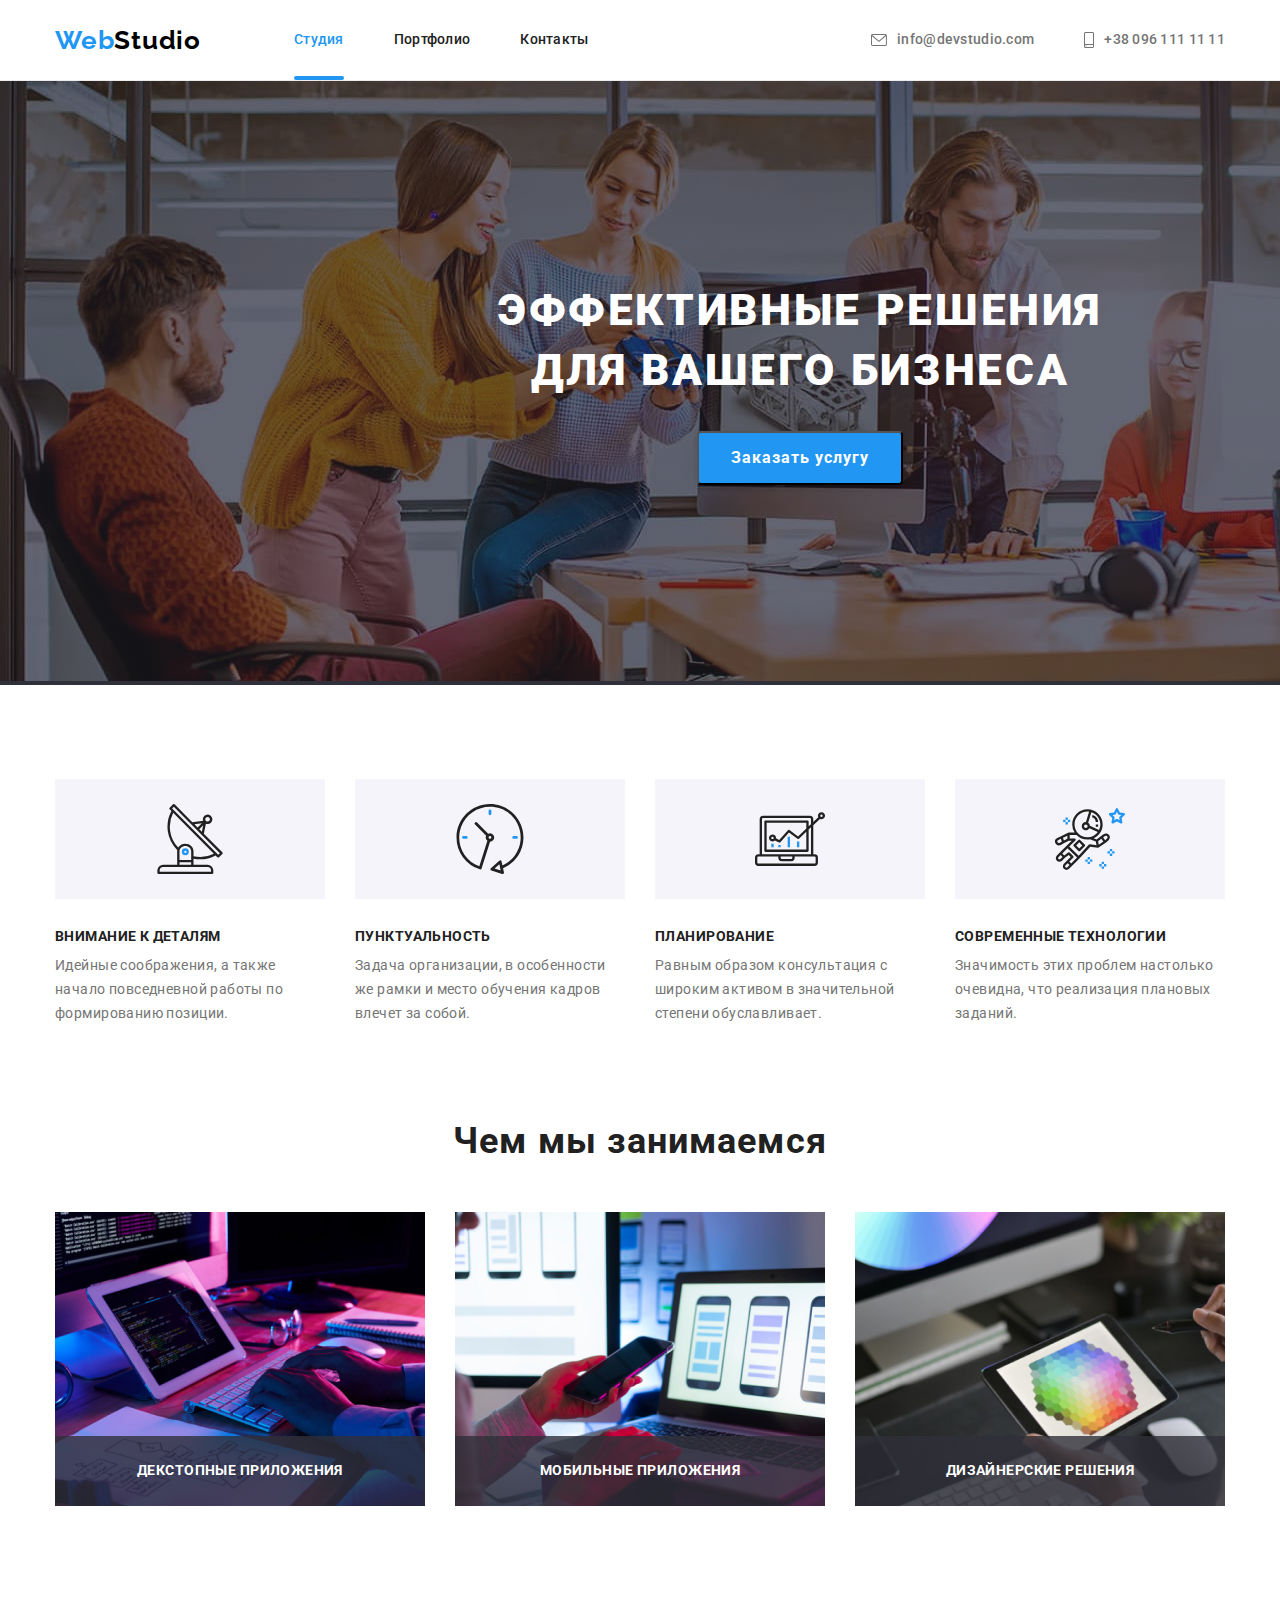
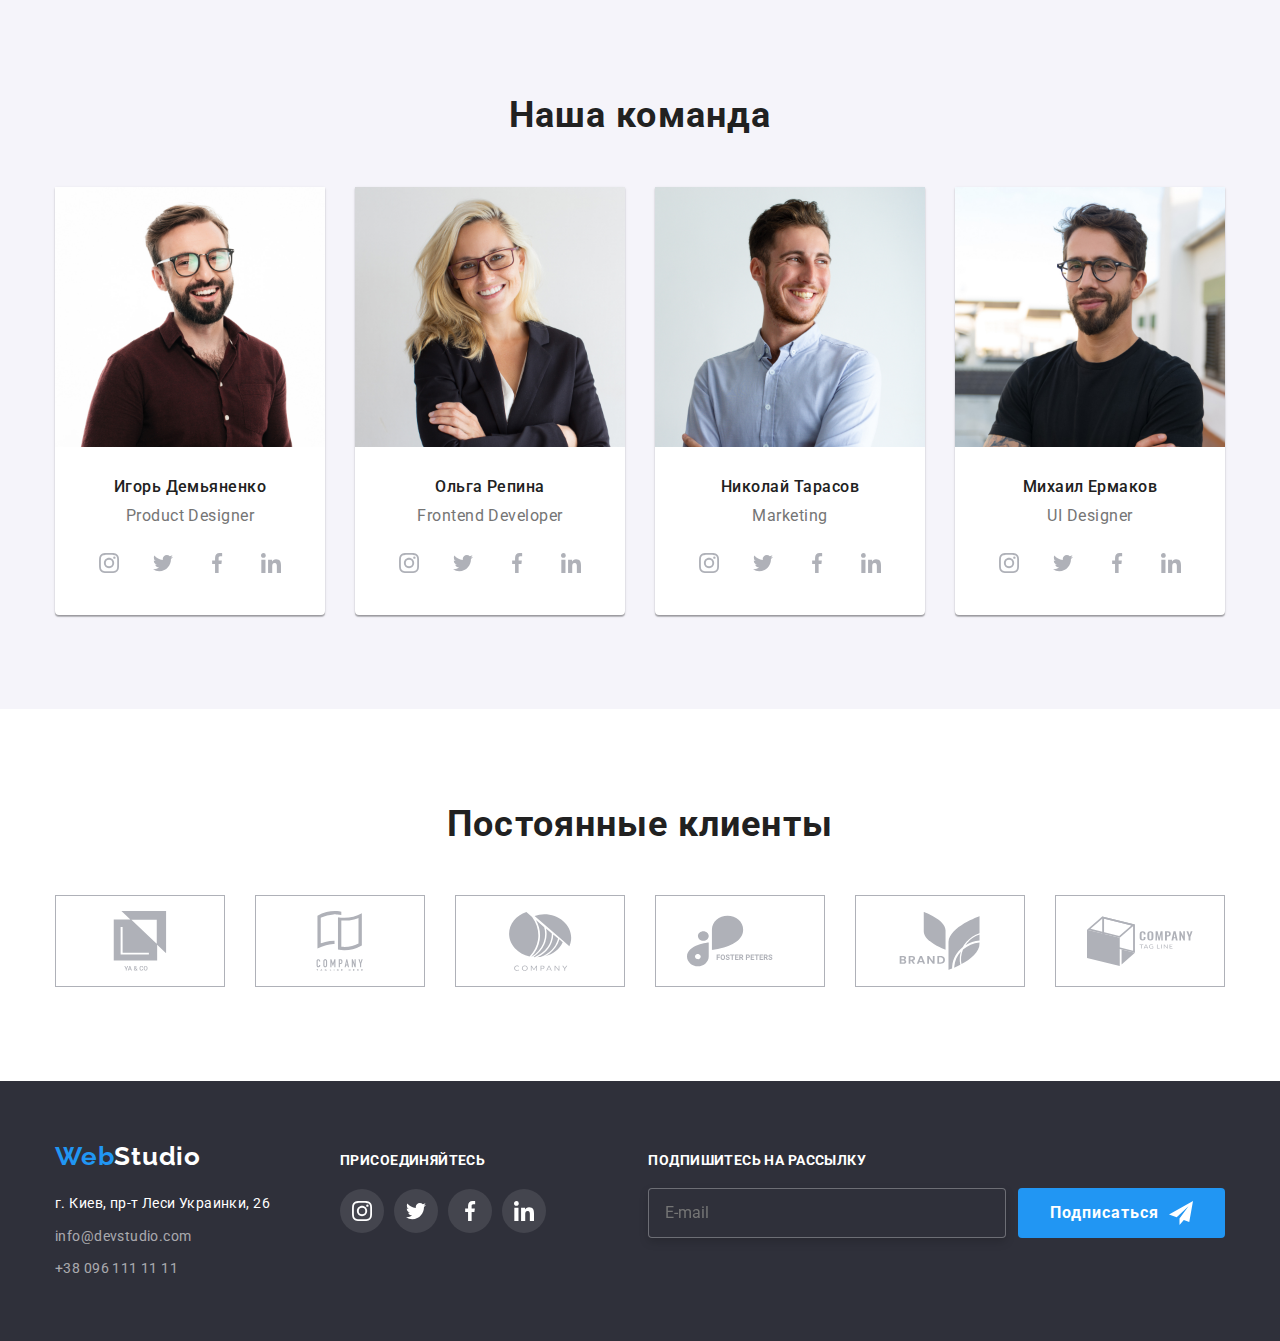
<file: index.html>
<!DOCTYPE html>
<html lang="en">
<head>
    <meta charset="UTF-8">
    <meta http-equiv="X-UA-Compatible" content="IE=edge">
    <meta name="viewport" content="width=device-width, initial-scale=1.0">
    <link rel="stylesheet" href="https://cdnjs.cloudflare.com/ajax/libs/modern-normalize/1.1.0/modern-normalize.min.css">
    <link rel="preconnect" href="https://fonts.googleapis.com">
    <link rel="preconnect" href="https://fonts.gstatic.com" crossorigin>
    <link href="https://fonts.googleapis.com/css2?family=Raleway:wght@700&family=Roboto:wght@400;500;700;900&display=swap" rel="stylesheet">
    <link rel="stylesheet" href="./css/styles.css">
    <title>Главная</title>
    
</head>
<body>
    <!-- Шапка -->
    <header class="header">
        <div class="header-div container">
            <a href="index.html" class="main-page-link">Web<span class="main-page-link-logo">Studio</span></a>
            <nav class="nav-menu">
                <ul class="nav-list">
                    <li class="nav-li"><a href="index.html" class="nav-sections active">Студия</a></li>
                    <li class="nav-li"><a href="portfolio.html" class="nav-sections">Портфолио</a></li>
                    <li class="nav-li"><a href="#" class="nav-sections">Контакты</a></li>
                </ul>  
            </nav>
            <ul class="header-mail-phone-list">
                <li class="header-mail-phone-li">
                    <a href="mailto:info@devstudio.com" class="main-mail-header">
                        <svg class="icon-mail" width="16" height="12">
                            <use href="images/icons.svg#icon-mail"></use>
                        </svg>
                        info@devstudio.com
                    </a>
                </li>
                <li class="header-mail-phone-li">
                    <a href="tel:+380961111111" class="main-phone-header">
                        <svg class="icon-phone" width="10" height="16">
                            <use href="images/icons.svg#icon-phone"></use>
                        </svg>
                        +38 096 111 11 11
                    </a>
                </li>
            </ul>
        </div>
    </header>

    <!-- Основная часть -->

    <main>

        <!-- Реклама с кнопкой -->
        <section class="main-page-face">
            <div class="container">
                <h1 class="main-page-face-text">Эффективные решения для вашего бизнеса</h1>
                <button type="button" class="main-page-face-button" data-modal-open>Заказать услугу</button>
                

                <!-- Модальное окно -->
                <div class="backdrop is-hidden" data-modal>
                    <div class="modal">
                        <button class="button-modal-close" data-modal-close>
                            <svg class="close-icon-modal" width="11" height="11">
                                <use href="images/icons.svg#icon-close1"></use>
                            </svg>
                        </button>
                        <p class="modal-title">Оставьте свои данные, мы вам перезвоним</p>
                        <form class="modal-form">
                            <label class="input-box-modal">
                                Имя
                                <input type="text" name="username" class="form-input" required />
                                <svg class="input-icon" width="18" height="18">
                                    <use href="images/icons.svg#icon-person1"></use>
                                </svg>
                            </label>
                            <label class="input-box-modal">
                                Телефон
                                <input type="tel" name="tel" class="form-input" required />
                                <svg class="input-icon" width="18" height="18">
                                    <use href="images/icons.svg#icon-phone1"></use>
                                </svg>
                            </label>
                            <label class="input-box-modal">
                                Почта
                                <input type="email" name="email" class="form-input" required />
                                <svg class="input-icon" width="18" height="18">
                                    <use href="images/icons.svg#icon-email1"></use>
                                </svg>
                            </label>
                            <label class="input-box-modal">
                                Комментарий
                                <textarea name="comment" class="form-comment" placeholder="Введите текст"></textarea>
                            </label>
                            <label class="policy-box-modal">
                                <input type="checkbox" class="policy-checkbox-modal" />
                                <span class="custom-checkbox-modal">
                                    <svg class="custom-icon-policy" width="16" height="15">
                                        <use href="images/icons.svg#icon-check"></use>
                                    </svg>
                                </span>
                                Соглашаюсь с рассылкой и принимаю &nbsp;
                                <a href="#">Условия Договора</a>
                            </label>
                            <button type="submit" class="button-check">Отправить</button>
                        </form>
                    </div>
                </div>
            </div>
        </section>

        <!-- Характеристика -->
        <section class="padding-minus">
            <div class="container">
                <ul class="specification-list">
                    <li class="specification-li">
                        <div class="specification-box">
                            <svg class="icon-antenna icon-specification" width="70" height="70">
                                <use href="images/icons.svg#icon-antenna"></use>
                            </svg>
                        </div>
                        <h3 class="main-page-specifications-title">Внимание к деталям</h3>
                        <p class="main-page-specifications-text">Идейные соображения, а также начало повседневной работы по формированию позиции.</p>
                    </li>
                    <li class="specification-li">
                        <div class="specification-box">
                            <svg class="icon-clock icon-specification" width="70" height="70">
                                <use href="images/icons.svg#icon-clock"></use>
                            </svg>
                        </div>
                        <h3 class="main-page-specifications-title">Пунктуальность</h3>
                        <p class="main-page-specifications-text">Задача организации, в особенности же рамки и место обучения кадров влечет за собой.</p>
                    </li>
                    <li class="specification-li">
                        <div class="specification-box">
                            <svg class="icon-diagram icon-specification" width="70" height="70">
                                <use href="images/icons.svg#icon-diagram"></use>
                            </svg>
                        </div>
                        <h3 class="main-page-specifications-title">Планирование</h3>
                        <p class="main-page-specifications-text">Равным образом консультация с широким активом в значительной степени обуславливает.</p>
                    </li>
                    <li class="specification-li">
                        <div class="specification-box">
                            <svg class="icon-astronaut icon-specification" width="70" height="70">
                                <use href="images/icons.svg#icon-astronaut"></use>
                            </svg>
                        </div>
                        <h3 class="main-page-specifications-title">Современные технологии</h3>
                        <p class="main-page-specifications-text">Значимость этих проблем настолько очевидна, что реализация плановых заданий.</p>
                    </li>
                </ul>
            </div>
        </section>

        <!-- Род занятия в картинках -->
        <section>
            <div class="container">
                <h2 class="main-page-titles">Чем мы занимаемся</h2>
                <ul class="occupation-list">
                    <li class="occupation-li">
                        <div class="occupation-thumb">
                        <img src="images/img1.jpg" alt="програмирование" width="370">    
                            <div class="occupation-box-name">
                                <p>ДЕКСТОПНЫЕ ПРИЛОЖЕНИЯ</p>
                            </div>      
                        </div>              
                    </li> 
                    <li class="occupation-li">
                        <div class="occupation-thumb">
                        <img src="images/img2.jpg" alt="телефонирование" width="370">
                            <div class="occupation-box-name">
                                <p>МОБИЛЬНЫЕ ПРИЛОЖЕНИЯ</p>
                            </div>      
                        </div>
                    </li>
                    <li class="occupation-li">
                        <div class="occupation-thumb">
                        <img src="images/img3.jpg" alt="графинирование" width="370"> 
                            <div class="occupation-box-name">
                                <p>ДИЗАЙНЕРСКИЕ РЕШЕНИЯ</p>
                            </div>      
                        </div>
                    </li>
                </ul> 
            </div>              
        </section>

        <!-- Команда специалистов -->
        <section class="main-page-team">
            <div class="container">
                <h2 class="main-page-titles">Наша команда</h2>
                <ul class="main-page-team-list">
                    <li class="main-page-team-teaser">
                        <img src="images/team1.jpg" alt="мужчина" width="270" height="260" class="team-image">
                        <div class="main-page-team-div">
                            <h3 class="main-page-team-name">Игорь Демьяненко</h3>
                            <p class="main-page-team-position">Product Designer</p>
                            <ul class="team-social-list">
                                <li class="team-social-li">
                                    <a href="#" class="link-social">
                                        <svg class="icon-social" width="20" height="20">
                                            <use href="images/icons.svg#icon-instagram"></use>
                                        </svg>
                                    </a>
                                </li>
                                <li class="team-social-li">
                                    <a href="#" class="link-social">
                                        <svg  class="icon-social" width="20" height="20">
                                            <use href="images/icons.svg#icon-twitter"></use>
                                        </svg>
                                    </a>
                                </li>
                                <li class="team-social-li">
                                    <a href="#" class="link-social">
                                        <svg class="icon-social" width="20" height="20"> 
                                            <use href="images/icons.svg#icon-facebook"></use>
                                        </svg>
                                    </a>
                                </li>
                                <li class="team-social-li">
                                    <a href="#" class="link-social">
                                        <svg  class="icon-social" width="20" height="20">
                                            <use href="images/icons.svg#icon-linkedin"></use>
                                        </svg>
                                    </a>
                                </li>
                            </ul>
                        </div>
                    </li>
                    
                    <li class="main-page-team-teaser">
                        <img src="images/team2.jpg" alt="женщина" width="270" height="260" class="team-image">
                        <div class="main-page-team-div">
                            <h3 class="main-page-team-name">Ольга Репина</h3>
                            <p class="main-page-team-position">Frontend Developer</p>
                            <ul class="team-social-list">
                                <li class="team-social-li">
                                    <a href="#" class="link-social">
                                        <svg class="icon-social" width="20" height="20">
                                            <use href="images/icons.svg#icon-instagram"></use>
                                        </svg>
                                    </a>
                                </li>
                                <li class="team-social-li">
                                    <a href="#" class="link-social">
                                        <svg  class="icon-social" width="20" height="20">
                                            <use href="images/icons.svg#icon-twitter"></use>
                                        </svg>
                                    </a>
                                </li>
                                <li class="team-social-li">
                                    <a href="#" class="link-social">
                                        <svg class="icon-social" width="20" height="20"> 
                                            <use href="images/icons.svg#icon-facebook"></use>
                                        </svg>
                                    </a>
                                </li>
                                <li class="team-social-li">
                                    <a href="#" class="link-social">
                                        <svg  class="icon-social" width="20" height="20">
                                            <use href="images/icons.svg#icon-linkedin"></use>
                                        </svg>
                                    </a>
                                </li>
                            </ul>
                        </div>
                    </li>

                    <li class="main-page-team-teaser">
                        <img src="images/team3.jpg" alt="мужчина" width="270" height="260" class="team-image">
                        <div class="main-page-team-div">
                            <h3 class="main-page-team-name">Николай Тарасов</h3>
                            <p class="main-page-team-position">Marketing</p>
                            <ul class="team-social-list">
                                <li class="team-social-li">
                                    <a href="#" class="link-social">
                                        <svg class="icon-social" width="20" height="20">
                                            <use href="images/icons.svg#icon-instagram"></use>
                                        </svg>
                                    </a>
                                </li>
                                <li class="team-social-li">
                                    <a href="#" class="link-social">
                                        <svg  class="icon-social" width="20" height="20">
                                            <use href="images/icons.svg#icon-twitter"></use>
                                        </svg>
                                    </a>
                                </li>
                                <li class="team-social-li">
                                    <a href="#" class="link-social">
                                        <svg class="icon-social" width="20" height="20"> 
                                            <use href="images/icons.svg#icon-facebook"></use>
                                        </svg>
                                    </a>
                                </li>
                                <li class="team-social-li">
                                    <a href="#" class="link-social">
                                        <svg  class="icon-social" width="20" height="20">
                                            <use href="images/icons.svg#icon-linkedin"></use>
                                        </svg>
                                    </a>
                                </li>
                            </ul>
                        </div>
                    </li>

                    <li class="main-page-team-teaser">
                        <img src="images/team4.jpg" alt="мужчина" width="270" height="260" class="team-image">
                        <div class="main-page-team-div">
                            <h3 class="main-page-team-name">Михаил Ермаков</h3>
                            <p class="main-page-team-position">UI Designer</p>
                            <ul class="team-social-list">
                                <li class="team-social-li">
                                    <a href="#" class="link-social">
                                        <svg class="icon-social" width="20" height="20">
                                            <use href="images/icons.svg#icon-instagram"></use>
                                        </svg>
                                    </a>
                                </li>
                                <li class="team-social-li">
                                    <a href="#" class="link-social">
                                        <svg  class="icon-social" width="20" height="20">
                                            <use href="images/icons.svg#icon-twitter"></use>
                                        </svg>
                                    </a>
                                </li>
                                <li class="team-social-li">
                                    <a href="#" class="link-social">
                                        <svg class="icon-social" width="20" height="20"> 
                                            <use href="images/icons.svg#icon-facebook"></use>
                                        </svg>
                                    </a>
                                </li>
                                <li class="team-social-li">
                                    <a href="#" class="link-social">
                                        <svg  class="icon-social" width="20" height="20">
                                            <use href="images/icons.svg#icon-linkedin"></use>
                                        </svg>
                                    </a>
                                </li>
                            </ul>
                        </div>
                    </li>
                </ul>
            </div>      
        </section>

        <!-- Наши клиенты-->
        <section>
            <div class="container">
                <h2 class="main-page-titles">Постоянные клиенты</h2>
                <ul class="main-client-list">
                    <li class="main-client-li">
                        <a href="#" class="client-link">
                            <svg class="icon-client" width="106" height="60">
                                <use href="images/icons.svg#icon-group1"></use>
                            </svg>
                        </a>
                    </li>
                    <li class="main-client-li">
                        <a href="#" class="client-link">
                            <svg class="icon-client" width="106" height="60">
                                <use href="images/icons.svg#icon-group2"></use>
                            </svg>
                        </a>
                    </li>
                    <li class="main-client-li">
                        <a href="#" class="client-link">
                            <svg class="icon-client" width="106" height="60">
                                <use href="images/icons.svg#icon-group3"></use>
                            </svg>
                        </a>
                    </li>
                    <li class="main-client-li">
                        <a href="#" class="client-link">
                            <svg class="icon-client" width="106" height="60">
                                <use href="images/icons.svg#icon-group4"></use>
                            </svg>
                        </a>
                    </li>
                    <li class="main-client-li">
                        <a href="#" class="client-link">
                            <svg class="icon-client" width="106" height="60">
                                <use href="images/icons.svg#icon-group5"></use>
                            </svg>
                        </a>
                    </li>
                    <li class="main-client-li">
                        <a href="#" class="client-link">
                            <svg class="icon-client" width="106" height="60">
                                <use href="images/icons.svg#icon-group6"></use>
                            </svg>
                        </a>
                    </li>
                </ul>
            </div>
        </section>
    </main>

    <!-- Подвал-->
    <footer class="footer">
        <div class="container footer-block">
            <div class="footer-address-block">
                <a href="index.html" class="main-page-link">Web<span class="main-page-link-logo">Studio</span></a>
            <address class="footer-address">г. Киев, пр-т Леси Украинки, 26
                <ul class="address-list">
                    <li>
                        <a href="mailto:info@devstudio.com" class="main-mail-footer">info@devstudio.com</a>
                    </li>
                    <li class="address-li">
                        <a href="tel:+380961111111" class="main-phone-footer">+38 096 111 11 11</a>
                    </li>
                </ul>
            </address>
            </div>
            <div class="footer-social-block">
                <h2 class="footer-title-social">ПРИСОЕДИНЯЙТЕСЬ</h2>
                <ul class="footer-social-list">
                    <li class="footer-social-li">
                        <a href="#" class="footer-link-social">
                            <svg class="icon-social" width="20" height="20">
                                <use href="images/icons.svg#icon-instagram"></use>
                            </svg>
                        </a>
                    </li>
                    <li class="footer-social-li">
                        <a href="#" class="footer-link-social">
                            <svg  class="icon-social" width="20" height="20">
                                <use href="images/icons.svg#icon-twitter"></use>
                            </svg>
                        </a>
                    </li>
                    <li class="footer-social-li">
                        <a href="#" class="footer-link-social">
                            <svg class="icon-social" width="20" height="20"> 
                                <use href="images/icons.svg#icon-facebook"></use>
                            </svg>
                        </a>
                    </li>
                    <li class="footer-social-li">
                        <a href="#" class="footer-link-social">
                            <svg  class="icon-social" width="20" height="20">
                                <use href="images/icons.svg#icon-linkedin"></use>
                            </svg>
                        </a>
                    </li>
                </ul>
            </div>
            <form class="footer-subscribe-form">
                <div class="footer-subscribe-field">
                    <label for="subscribe1" class="footer-subscribe-label">подпишитесь на рассылку</label>
                    <input type="text" name="subscribe" id="subscribe1" placeholder="E-mail" class="footer-subscribe-input">
                </div>
                <button type="submit" class="button-subscribe">
                    Подписаться
                    <svg class="subscribe-icon" width="24" height="24">
                        <use href="images/icons.svg#icon-send"></use>
                    </svg>
                </button>
            </form>
        </div>  
    </footer>
    <script src="./js/modal.js"></script>
</body>
</html>
</file>
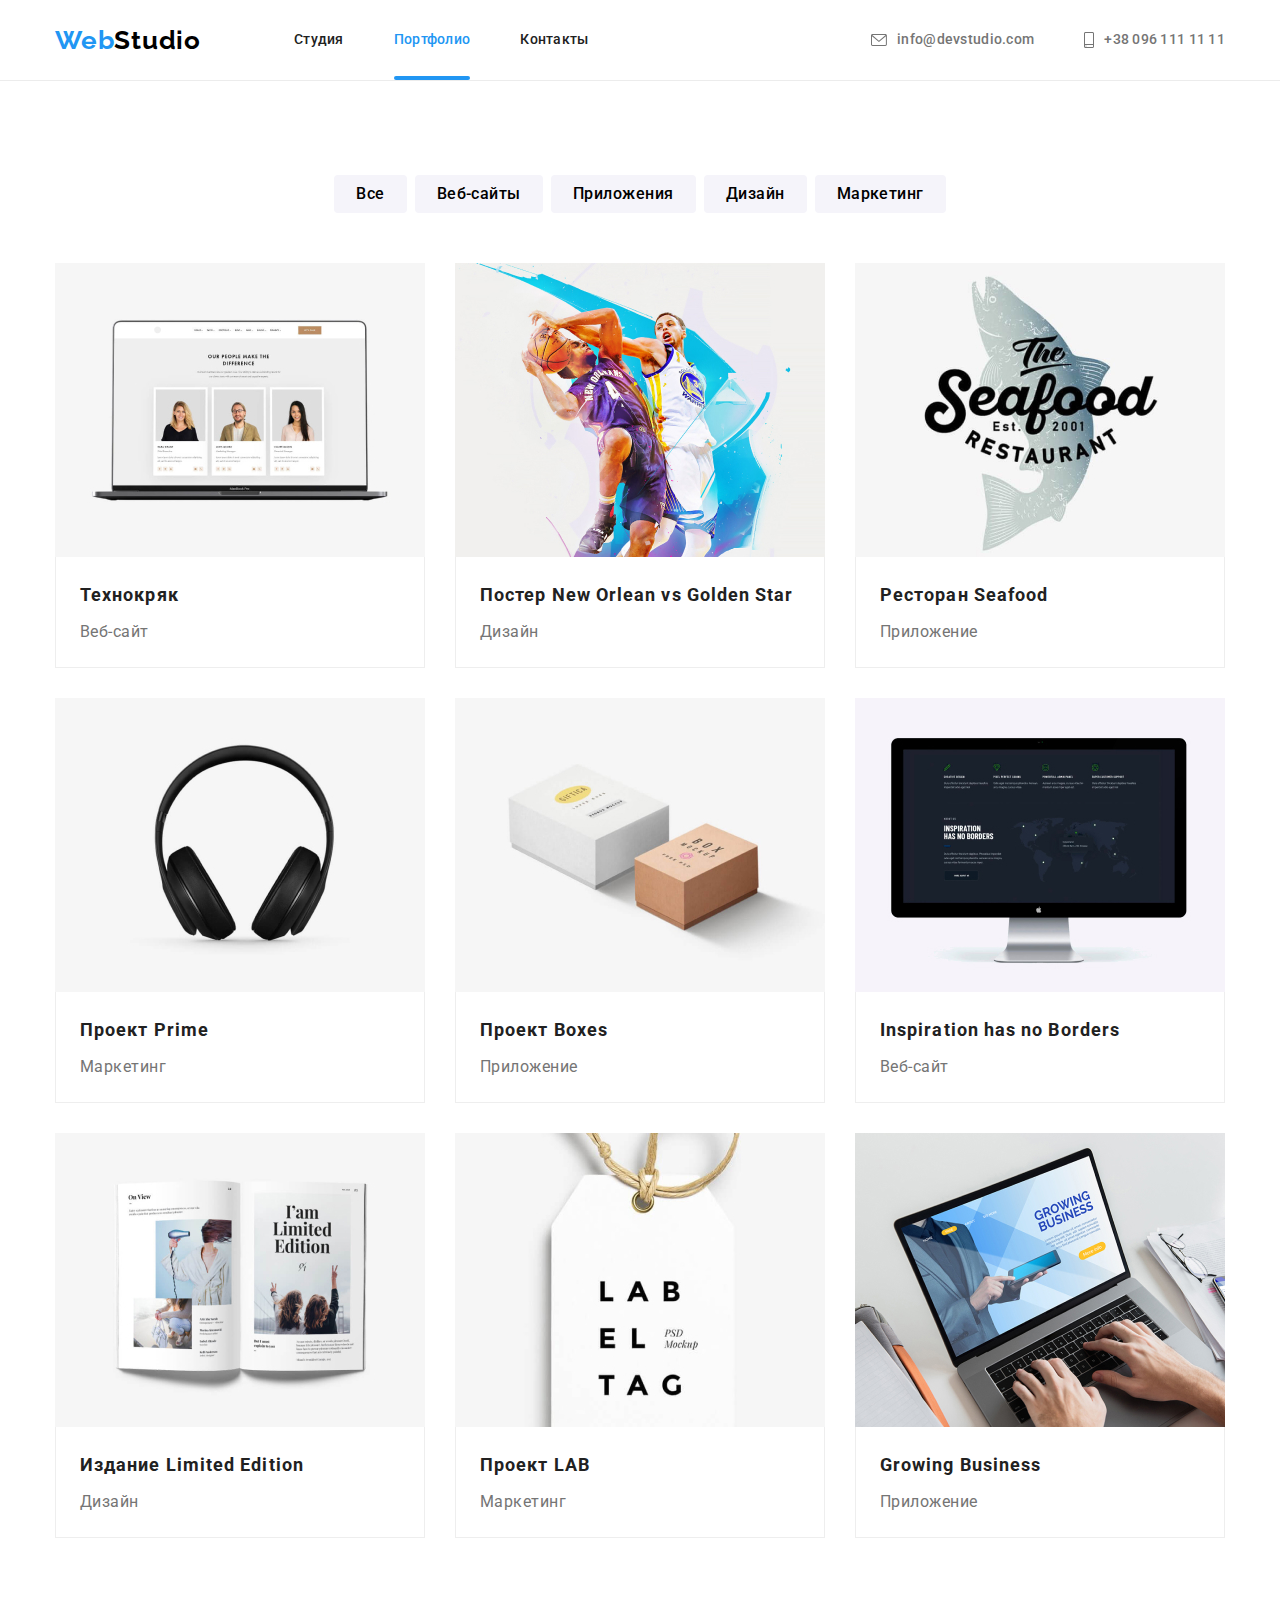
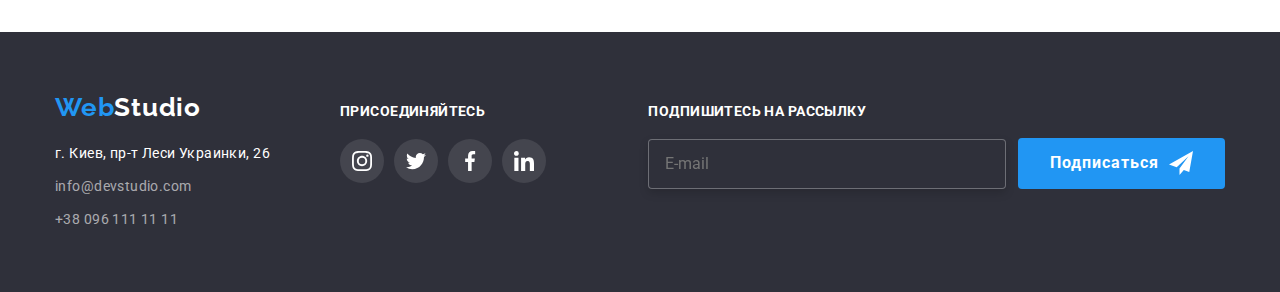
<file: portfolio.html>
<!DOCTYPE html>
<html lang="en">
<head>
    <meta charset="UTF-8">
    <meta http-equiv="X-UA-Compatible" content="IE=edge">
    <meta name="viewport" content="width=device-width, initial-scale=1.0">
    <link rel="stylesheet" href="https://cdnjs.cloudflare.com/ajax/libs/modern-normalize/1.1.0/modern-normalize.min.css">
    <link rel="preconnect" href="https://fonts.googleapis.com">
    <link rel="preconnect" href="https://fonts.gstatic.com" crossorigin>
    <link href="https://fonts.googleapis.com/css2?family=Raleway:wght@700&family=Roboto:wght@400;500;700;900&display=swap" rel="stylesheet">
    <link rel="stylesheet" href="./css/styles.css">
    <title>Портфолио</title>
</head>
<body>
    <!-- Шапка -->
    <header class="header">
        <div class="header-div container">
            <a href="index.html" class="main-page-link">Web<span class="main-page-link-logo">Studio</span></a>
            <nav class="nav-menu">
                <ul class="nav-list">
                    <li class="nav-li"><a href="index.html" class="nav-sections">Студия</a></li>
                    <li class="nav-li"><a href="portfolio.html" class="nav-sections active">Портфолио</a></li>
                    <li class="nav-li"><a href="#" class="nav-sections">Контакты</a></li>
                </ul>  
            </nav>
            <ul class="header-mail-phone-list">
                <li class="header-mail-phone-li">
                    <a href="mailto:info@devstudio.com" class="main-mail-header">
                        <svg class="icon-mail" width="16" height="12">
                            <use href="images/icons.svg#icon-mail"></use>
                        </svg>
                        info@devstudio.com
                    </a>
                </li>
                <li class="header-mail-phone-li">
                    <a href="tel:+380961111111" class="main-phone-header">
                        <svg class="icon-phone" width="10" height="16">
                            <use href="images/icons.svg#icon-phone"></use>
                        </svg>
                        +38 096 111 11 11
                    </a>
                </li>
            </ul>
        </div>
    </header>

    <!-- Основная часть -->

    <main>

        <!--Фильтры-->
        <section>
            <div class="container">
                <ul class="filters-list">
                    <li class="filter-li">
                        <button type="button" class="portfolio-categories-button">Все</button>
                    </li>
                    <li class="filter-li">
                        <button type="button" class="portfolio-categories-button">Веб-сайты</button>
                    </li>
                    <li class="filter-li">
                        <button type="button" class="portfolio-categories-button">Приложения</button>
                    </li>
                    <li class="filter-li">
                        <button type="button" class="portfolio-categories-button">Дизайн</button>
                    </li>
                    <li class="filter-li">
                        <button type="button" class="portfolio-categories-button">Маркетинг</button>
                    </li>
                </ul>

            <!--Варианты для фильтра-->
        
                <ul class="portfolio-variants-list">
                    <li class="portfolio-variants">
                        <a href="#" class="portfolio-variants-link">
                            <div class="portfolio-variants-thumb">
                            <img src="images/portf1.jpg" alt="ноутбук" width="370">
                                <div class="portfolio-variants-overlay">
                                    <p class="variants-thumb-text">Технокряк это современная площадка распространения коронавируса. Компании используют эту платформу для цифрового шпионажа и атак на защищённые сервера конкурентов. 
                                    </p>
                                </div>
                            </div>
                            <div class="variants-bottom">
                                <h3 class="portfolio-variant-name">Технокряк</h3>
                                <p class="portfolio-variant-type">Веб-сайт</p>
                            </div>
                        </a>   
                    </li>

                    <li class="portfolio-variants">
                        <a href="#" class="portfolio-variants-link">
                            <div class="portfolio-variants-thumb">
                            <img src="images/portf2.jpg" alt="баскетболисты" width="370">
                                <div class="portfolio-variants-overlay">
                                </div>
                            </div>
                            <div class="variants-bottom">
                                <h3 class="portfolio-variant-name">Постер New Orlean vs Golden Star</h3>
                                <p class="portfolio-variant-type">Дизайн</p> 
                            </div>
                        </a>
                    </li>

                    <li class="portfolio-variants">
                        <a href="#" class="portfolio-variants-link">
                            <div class="portfolio-variants-thumb">
                            <img src="images/portf3.jpg" alt="морской ресторан" width="370">
                                <div class="portfolio-variants-overlay">
                                </div>
                            </div>
                            <div class="variants-bottom">
                                <h3 class="portfolio-variant-name">Ресторан Seafood</h3>
                                <p class="portfolio-variant-type">Приложение</p>
                            </div>
                        </a> 
                    </li>

                    <li class="portfolio-variants">
                        <a href="#" class="portfolio-variants-link">
                            <div class="portfolio-variants-thumb">
                            <img src="images/portf4.jpg" alt="наушники" width="370">
                                <div class="portfolio-variants-overlay">
                                </div>
                            </div>
                            <div class="variants-bottom">
                                <h3 class="portfolio-variant-name">Проект Prime</h3>
                                <p class="portfolio-variant-type">Маркетинг</p>
                            </div>
                        </a>
                    </li>

                    <li class="portfolio-variants">
                        <a href="#" class="portfolio-variants-link">
                            <div class="portfolio-variants-thumb">
                            <img src="images/portf5.jpg" alt="коробки" width="370">
                                <div class="portfolio-variants-overlay">
                                </div>
                            </div>
                            <div class="variants-bottom">
                                <h3 class="portfolio-variant-name">Проект Boxes</h3>
                                <p class="portfolio-variant-type">Приложение</p>
                            </div>
                        </a>
                    </li>

                    <li class="portfolio-variants">
                        <a href="#" class="portfolio-variants-link">
                            <div class="portfolio-variants-thumb">
                            <img src="images/portf6.jpg" alt="монитор" width="370">
                                <div class="portfolio-variants-overlay">
                                </div>
                            </div>
                            <div class="variants-bottom">
                                <h3 class="portfolio-variant-name">Inspiration has no Borders</h3>
                                <p class="portfolio-variant-type">Веб-сайт</p> 
                            </div>
                        </a>
                    </li>

                    <li class="portfolio-variants">
                        <a href="#" class="portfolio-variants-link">
                            <div class="portfolio-variants-thumb">
                            <img src="images/portf7.jpg" alt="книга" width="370">
                                <div class="portfolio-variants-overlay">
                                </div>
                            </div>
                            <div class="variants-bottom">
                                <h3 class="portfolio-variant-name">Издание Limited Edition</h3>
                                <p class="portfolio-variant-type">Дизайн</p>
                            </div>     
                        </a>
                    </li>

                    <li class="portfolio-variants">
                        <a href="#" class="portfolio-variants-link">
                            <div class="portfolio-variants-thumb">
                            <img src="images/portf8.jpg" alt="бирка" width="370">
                                <div class="portfolio-variants-overlay">
                                </div>
                            </div>
                            <div class="variants-bottom">
                                <h3 class="portfolio-variant-name">Проект LAB</h3>
                                <p class="portfolio-variant-type">Маркетинг</p>
                            </div>    
                        </a>
                    </li>

                    <li class="portfolio-variants">
                        <a href="#" class="portfolio-variants-link">
                            <div class="portfolio-variants-thumb">
                            <img src="images/portf9.jpg" alt="печатание на ноутбуке" width="370">
                                <div class="portfolio-variants-overlay">
                                </div>
                            </div>
                            <div class="variants-bottom">
                                <h3 class="portfolio-variant-name">Growing Business</h3>
                                <p class="portfolio-variant-type">Приложение</p>
                            </div>
                        </a>
                    </li>
                </ul>
            </div>
        </section>

    </main>

    <!-- Подвал-->
    <footer class="footer">
        <div class="container footer-block">
            <div class="footer-address-block">
                <a href="index.html" class="main-page-link">Web<span class="main-page-link-logo">Studio</span></a>
            <address class="footer-address">г. Киев, пр-т Леси Украинки, 26
                <ul class="address-list">
                    <li>
                        <a href="mailto:info@devstudio.com" class="main-mail-footer">info@devstudio.com</a>
                    </li>
                    <li class="address-li">
                        <a href="tel:+380961111111" class="main-phone-footer">+38 096 111 11 11</a>
                    </li>
                </ul>
            </address>
            </div>
            <div class="footer-social-block">
                <h2 class="footer-title-social">ПРИСОЕДИНЯЙТЕСЬ</h2>
                <ul class="footer-social-list">
                    <li class="footer-social-li">
                        <a href="#" class="footer-link-social">
                            <svg class="icon-social" width="20" height="20">
                                <use href="images/icons.svg#icon-instagram"></use>
                            </svg>
                        </a>
                    </li>
                    <li class="footer-social-li">
                        <a href="#" class="footer-link-social">
                            <svg  class="icon-social" width="20" height="20">
                                <use href="images/icons.svg#icon-twitter"></use>
                            </svg>
                        </a>
                    </li>
                    <li class="footer-social-li">
                        <a href="#" class="footer-link-social">
                            <svg class="icon-social" width="20" height="20"> 
                                <use href="images/icons.svg#icon-facebook"></use>
                            </svg>
                        </a>
                    </li>
                    <li class="footer-social-li">
                        <a href="#" class="footer-link-social">
                            <svg  class="icon-social" width="20" height="20">
                                <use href="images/icons.svg#icon-linkedin"></use>
                            </svg>
                        </a>
                    </li>
                </ul>
            </div>
            <form class="footer-subscribe-form">
                <div class="footer-subscribe-field">
                    <label for="subscribe1" class="footer-subscribe-label">подпишитесь на рассылку</label>
                    <input type="text" name="subscribe" id="subscribe1" placeholder="E-mail" class="footer-subscribe-input">
                </div>
                <button type="submit" class="button-subscribe">
                    Подписаться
                    <svg class="subscribe-icon" width="24" height="24">
                        <use href="images/icons.svg#icon-send"></use>
                    </svg>
                </button>
            </form>
        </div>  
    </footer>
</body>
</html>
</file>
<file: css/styles.css>
html {
    box-sizing: border-box;
}
body {
    font-family: 'Roboto', sans-serif;
    background: #FFFFFF;
    color: var(--almost-black-color);
}

*,
*::before,
*::after {
  box-sizing: inherit;
}

a {
   text-decoration: none; 
}

button {
    font-family: inherit;
    cursor: pointer;
}
ul {
    list-style: none;
    padding-left: 0;
    margin-top: 0;
    margin-bottom: 0;
}

p,
h3 {
    margin-top: 0;
    margin-bottom: 0;
}

section {
    padding-top: 94px;
    padding-bottom: 94px;
}

img {
    display: block;
    max-width: 100%;
}

:root {
    --blue-color: #2196F3;
    --gray-color: #757575;
    --gray-color-2: #AFB1B8;
    --white-color: #FFFFFF;
    --notwhite-color: #F5F4FA;
    --almost-black-color: #212121;
    --animation-timing: cubic-bezier(0.4, 0, 0.2, 1);
}

.container {
    width: 1200px;
    padding-left: 15px;
    padding-right: 15px;
    margin: 0 auto;
}

.padding-minus {
    padding-bottom: 0;
}

/* шапка и елементы */
.header {
    border-bottom: 1px solid #ECECEC;
}

.header-div {
    display: flex;
    align-items: center;
}

.main-page-link {
    margin-right: 93px;

    font-family: Raleway;
    font-weight: bold;
    font-size: 26px;
    line-height: 1.19;
    letter-spacing: 0.03em;
    color: var(--blue-color);
}

.main-page-link-logo {
    color: #000;
}

.nav-list {
    display: flex;
    margin-top: 0;
    margin-bottom: 0;
}

.nav-list .nav-li + .nav-li {
    margin-left: 50px;
}

.nav-sections {
    position: relative;
    display: block;

    padding-top: 32px;
    padding-bottom: 32px;
    
    font-weight: 500;
    font-size: 14px;
    line-height: 1.14;
    letter-spacing: 0.02em;
    color: var(--almost-black-color);
    
    transition: color 250ms var(--animation-timing)
}

.active::after {
    position: absolute;

    content: '';
    display: block;
    width: 100%;
    height: 4px;
    bottom: 0px;
    background-color: var(--blue-color);
    border-radius: 2px;;
}

.nav-sections.active,
.nav-sections:hover,
.nav-sections:focus {
    color: var(--blue-color);
}

.header-mail-phone-list {
    display: flex;
    margin-left: auto;
    align-items: center;
}

.header-mail-phone-list .header-mail-phone-li + .header-mail-phone-li {
    margin-left: 50px;
}

.icon-mail,
.icon-phone {
    margin-right: 10px;
}

.main-mail-header,
.main-phone-header {
    display: flex;
    align-items: center;

    font-weight: 500;
    font-size: 14px;
    line-height: 1.14;
    letter-spacing: 0.02em;
    color: var(--gray-color);
    fill: var(--gray-color);

    transition: color 250ms var(--animation-timing), fill 250ms var(--animation-timing);
}

.main-mail-header:hover,
.main-mail-header:focus,
.main-phone-header:hover,
.main-phone-header:focus {
    color: var(--blue-color);
    fill: var(--blue-color);
}

/* главная страница*/

/* главный текст с кнопкой*/



.main-page-face {
    background: #2F303A;
    background-image: linear-gradient( to right, rgba(47, 48, 58, 0.4), rgba(47, 48, 58, 0.4)), url('../images/hero-background.jpg');
    background-repeat: no-repeat;
    margin-left: auto;
    margin-right: auto;
    width: 1600px;
    padding-top: 200px;
    padding-bottom: 200px;
}

.main-page-face-text {
    margin-top: 0;
    margin-left: auto;
    margin-right: auto;
    margin-bottom: 30px;
    width: 696px;

    font-weight: 900;
    font-size: 44px;
    line-height: 1.36;
    text-align: center;
    letter-spacing: 0.06em;
    text-transform: uppercase;
    color: var(--white-color);
}

.main-page-face-button {
    margin-left: auto;
    margin-right: auto;
    padding-top: 10px;
    padding-bottom: 10px;
    padding-left: 32px;
    padding-right: 32px;

    background-color: var(--blue-color);
    box-shadow: 0px 4px 4px rgba(0, 0, 0, 0.15);
    border-radius: 4px;
    font-weight: bold;
    font-size: 16px;
    line-height: 1.87;
    display: flex;
    align-items: center;
    text-align: center;
    letter-spacing: 0.06em;
    color: var(--white-color);

    transition: background-color 250ms var(--animation-timing);
}

.main-page-face-button:focus,
.main-page-face-button:hover {
    background-color: #188CE8;
}

.backdrop.is-hidden {
    visibility: hidden;
    opacity: 0;
    pointer-events: none;
}

.backdrop {
    position: fixed;
    z-index: 1;
    top: 0;
    left: 0;
    width: 100%;
    height: 100%;
    background: rgba(0, 0, 0, 0.2);
    opacity: 1;
    visibility: visible;
    transition: opacity 250ms var(--animation-timing), visibility 250ms var(--animation-timing);
}


/* Модальное окно*/
.modal {
    position: absolute;
    padding: 40px;

    min-width: 528px;
    min-height: 581px;
    background-color: var(--white-color);
    box-shadow: 0px 1px 3px rgba(0, 0, 0, 0.12), 0px 1px 1px rgba(0, 0, 0, 0.14), 0px 2px 1px rgba(0, 0, 0, 0.2);
    border-radius: 4px;

    top: 50%;
    left: 50%;
    transform: translate(-50%, -50%);
}

.button-modal-close {
    position: absolute;
    display: flex;
    justify-content: center;
    align-items: center;
    top: 8px;
    right: 8px;

    width: 30px;
    height: 30px;
    padding: 0;
    border: 1px solid rgba(0, 0, 0, 0.1);
    border-radius: 50%;

    background-color: var(--white-color);
}

.close-icon-modal {
    fill: #000000;
    transition: fill var(--animation-timing);
}

.button-modal-close:hover .close-icon-modal,
.button-modal-close:focus .close-icon-modal {
    fill: var(--blue-color);
}

.modal-title {
    margin-bottom: 12px;
    font-weight: bold;
    font-size: 20px;
    line-height: 23px;
    text-align: center;
    letter-spacing: 0.03em;

    color: var(--almost-black-color);
}

.input-box-modal {
    position: relative;
    display: block;
    margin-bottom: 10px;
    font-size: 12px;
    line-height: 14px;
    letter-spacing: 0.01em;

    color: var(--gray-color);
}

.form-input,
.form-comment {
    width: 100%;
    height: 40px;
    border: 1px solid rgba(33, 33, 33, 0.2);
    border-radius: 4px;
    margin-top: 4px;
    padding: 12px 10px 12px 42px;
    transition: border var(--animation-timing);
    cursor: pointer;       
}

.form-input:focus {
    outline: none;
    border: 1px solid var(--blue-color)
}

.form-input:focus + svg {
    fill: var(--blue-color);
}

.form-comment:focus {
    outline: 1px solid var(--blue-color);
}

.form-comment {
    resize: none;
    height: 120px;
    padding: 12px 16px;
}

.form-comment::placeholder {
    color: rgba(117, 117, 117, 0.5);
}

.input-icon {
    position: absolute;
    display: block;
    top: 50%;
    left: 10px;
    fill: var(--almost-black-color);
    transition: fill var(--animation-timing);
}

.policy-box-modal {
    display: flex;

    font-size: 14px;
    text-align: center;
    align-items: center;
    margin-top: 20px;
    margin-bottom: 30px;
    margin-left: 14px;
}

.policy-box-modal a {
    color: var(--blue-color);
    text-decoration: underline;
}

.custom-checkbox-modal {
    position: relative;
    width: 16px;
    height: 15px;
    border: 2px solid var(--almost-black-color);
    border-radius: 2px;
    margin-right: 7px;
    transition: background-color var(--animation-timing)
        border-color var(--animation-timing);
}

.policy-checkbox-modal {
    position: absolute;
    width: 1px;
    height: 1px;
    margin: -1px;
    border: 0;
    padding: 0;
    clip: rect(0 0 0 0);
    overflow: hidden;
}

.custom-icon-policy {
    margin-top: -3px;
    margin-left: -2.5px;
}

.policy-checkbox-modal:checked + .custom-checkbox-modal {
    background-color: var(--blue-color);
    border-color: var(--blue-color);
}


.button-check {
    margin: 0 auto;
    width: 200px;
    height: 50px;
    background-color: #2196F3;
    box-shadow: 0px 4px 4px rgba(0, 0, 0, 0.15);
    border-radius: 4px;

    font-weight: bold;
    font-size: 16px;
    line-height: 30px;

    display: flex;
    align-items: center;
    text-align: center;
    justify-content: center;
    letter-spacing: 0.06em;

    color: var(--white-color);
    transition: background-color var(--animation-timing);
}

.button-check:hover,
.button-check:focus {
    background-color: #188CE8;;
}

/* Характеристики*/
.specification-list {
    display: flex;
    margin-top: 0;
}

.specification-list .specification-li + .specification-li{
    margin-left: 30px;
}

.specification-li {
    width: 270px;
}

.specification-box {
    display: flex;
    width: 270px;
    height: 120px;
    background-color: var(--notwhite-color);
    margin-bottom: 30px;
    justify-content: center;
    align-items: center;
}


.main-page-specifications-title{
    margin-bottom: 10px;

    font-weight: bold;
    font-size: 14px;
    line-height: 1.14;
    letter-spacing: 0.03em;
    text-transform: uppercase;
}

.main-page-specifications-text {
    font-size: 14px;
    line-height: 1.71;
    letter-spacing: 0.03em;
    color: var(--gray-color);
}

.main-page-occupation .container {
    margin-top: 0;
}

/* Заголовки разделов*/
.main-page-titles {
    margin-top: 0;
    margin-bottom: 50px;

    font-weight: bold;
    font-size: 36px;
    line-height: 1.17;
    text-align: center;
    letter-spacing: 0.03em;
}

/*Род занятий*/

.occupation-list {
    display: flex;
}

.occupation-list .occupation-li + .occupation-li {
    margin-left: 30px;
}

.occupation-thumb {
    position: relative;
}

.occupation-box-name {
    position: absolute;
    display: flex;
    justify-content: center;
    align-items: center;
    height: 70px;
    bottom: 0;
    left: 0;
    width: 100%;
    background: rgba(47, 48, 58, 0.8);
}

.occupation-box-name p {
    font-weight: bold;
    font-size: 14px;
    line-height: 1.14;
    letter-spacing: 0.03em;
    text-transform: uppercase;
    color: var(--white-color);
}

/* Раздел команды*/
.main-page-team {
    background: var(--notwhite-color);
}

.main-page-team-list {
    display: flex;
    margin-top: 0;
    margin-bottom: 0;
}

.main-page-team-list .main-page-team-teaser + .main-page-team-teaser {
    margin-left: 30px;
}

.main-page-team-teaser {
    background: var(--white-color);
    box-shadow: 0px 1px 3px rgba(0, 0, 0, 0.12), 0px 1px 1px rgba(0, 0, 0, 0.14), 0px 2px 1px rgba(0, 0, 0, 0.2);
    border-radius: 0px 0px 4px 4px;
}

.main-page-team-div {
    padding-top: 30px;
    padding-bottom: 30px;
}

.main-page-team-name {
    margin-bottom: 10px;

    font-weight: 500;
    font-size: 16px;
    line-height: 1.19;
    text-align: center;
    letter-spacing: 0.03em;
}

.main-page-team-position {
    margin-bottom: 16px;

    font-weight: normal;
    font-size: 16px;
    line-height: 1.19;
    text-align: center;
    letter-spacing: 0.03em;
    color: var(--gray-color);
}

.team-social-list {
    display: flex;
    justify-content: center;
    align-items: center;
}

.team-social-list .team-social-li + .team-social-li {
    margin-left: 10px;
}

.link-social {
    display: flex;
    border-radius: 50%;
    width: 44px;
    height: 44px;
    justify-content: center;
    align-items: center;
    fill: var(--gray-color-2);

    transition: background-color 250ms var(--animation-timing), fill 250ms var(--animation-timing);
}

.link-social:hover,
.link-social:focus {
    background-color: var(--blue-color);
    fill: var(--white-color);
}

/*Постоянные клиенты*/

.main-client-list {
    display: flex;
    justify-content: center;
    align-items: center;
}

.main-client-list .main-client-li + .main-client-li {
    margin-left: 30px;
}

.client-link {
    display: flex;
    width: 170px;
    height: 92px;
    justify-content: center;
    align-items: center;

    border: 1px solid var(--gray-color-2);
    fill: var(--gray-color-2);

    transition: border 250ms var(--animation-timing), fill 250ms var(--animation-timing);
}

.client-link:focus,
.client-link:hover {
    border-color: var(--blue-color);
    fill: var(--blue-color);
}


/* Портфолио*/

/* Кнопки категорий */
.filters-list {
    display: flex;
    justify-content: center;
    margin-top: 0;
    margin-bottom: 50px;
}

.filters-list .filter-li + .filter-li {
    margin-left: 8px;
}

.portfolio-categories-button {
    padding-top: 6px;
    padding-bottom: 6px;
    padding-left: 22px;
    padding-right: 22px;

    background-color: var(--notwhite-color);
    border-radius: 4px;
    border-style: none;
    font-weight: 500;
    font-size: 16px;
    line-height: 1.62;
    text-align: center;
    letter-spacing: 0.03em;

    transition: background-color 250ms var(--animation-timing), 
            box-shadow 250ms var(--animation-timing),
            color 250ms var(--animation-timing);
}

.portfolio-categories-button:focus,
.portfolio-categories-button:hover {
    background-color: var(--blue-color);
    box-shadow: 0px 3px 1px rgba(0, 0, 0, 0.1), 0px 1px 2px rgba(0, 0, 0, 0.08), 0px 2px 2px rgba(0, 0, 0, 0.12);
    color: var(--white-color);
}

/* Варианты*/

.portfolio-variants-list {
    display: flex;
    flex-wrap: wrap;
    margin-top: -30px;
    margin-left: -30px;
}

.portfolio-variants {
    margin-top: 30px;
    margin-left: 30px;
    flex-basis: calc(100%/3 - 30px);

    box-sizing: border-box;
}

.portfolio-variants-link {
    display: block;

    transition: box-shadow 250ms var(--animation-timing);
}
.portfolio-variants-link:hover,
.portfolio-variants-link:focus {
    box-shadow: 0px 1px 1px rgba(0, 0, 0, 0.12), 0px 4px 4px rgba(0, 0, 0, 0.06), 1px 4px 6px rgba(0, 0, 0, 0.16);
}

.portfolio-variants-thumb {
    position: relative;
    overflow: hidden;
}

.portfolio-variants-overlay {
    position: absolute;
    padding: 63px 24px;
    top: 0;
    left: 0;
    width: 100%;
    height: 100%;
    background:rgba(33, 150, 243, 0.9);
    transform: translateY(100%);
    opacity: 0;
    transition: transform 250ms var(--animation-timing), opacity 250ms var(--animation-timing);
}

.portfolio-variants-link:hover .portfolio-variants-overlay {
    transform: translateY(0);
    opacity: 1;
}

.variants-thumb-text {
    font-weight: normal;
    font-size: 18px;
    line-height: 1.56;
    letter-spacing: 0.03em;
    color: #FFFFFF;
}

.variants-bottom {
    padding-top: 20px;
    padding-bottom: 20px;
    padding-left: 24px;
    padding-right: 24px;
    border-bottom: 1px solid #EEEEEE;
    border-left: 1px solid #EEEEEE;
    border-right: 1px solid #EEEEEE;
}

.portfolio-variant-name {
    margin-bottom: 4px;

    font-weight: bold;
    font-size: 18px;
    line-height: 2;
    letter-spacing: 0.06em;
    color: var(--almost-black-color);
}

.portfolio-variant-type {
    font-weight: normal;
    font-size: 16px;
    line-height: 1.87;
    letter-spacing: 0.03em;
    color: var(--gray-color);
}

/* Подвал*/

.footer {
    padding-top: 60px;
    padding-bottom: 60px;

    background: #2F303A;
}

.footer-address-block a {
    display: block;
}

.footer-block {
    display: flex;
    align-items: baseline;
}

/* лого компании */

.footer .main-page-link-logo {
    color: var(--white-color);
}

.footer .main-page-link {
    margin-bottom: 20px;
    margin-right: 0;
}

/* Адресный блок */

.footer-address {
    font-style: normal;
    font-weight: normal;
    font-size: 14px;
    line-height: 1.71;
    letter-spacing: 0.03em;
    color: var(--white-color);
}

.address-list {
    margin-top: 9px;
}

.address-li {
    margin-top: 9px;
}
.main-mail-footer,
.main-phone-footer {
    display: block;
    font-style: normal;
    font-weight: normal;
    font-size: 14px;
    line-height: 1.71;
    letter-spacing: 0.03em;
    color: rgba(255, 255, 255, 0.6);
    
    transition: color 250ms var(--animation-timing);
}

.main-mail-footer:hover,
.main-phone-footer:hover,
.main-mail-footer:focus,
.main-phone-footer:focus {
    color: var(--blue-color);
}

/* Соц. блок */

.footer-social-block {
    display: inline-block;
    margin-left: 70px;
}

.footer-title-social {
    margin-top: 0;
    margin-bottom: 20px;
    font-style: normal;
    font-weight: bold;
    font-size: 14px;
    line-height: 1.14;
    letter-spacing: 0.03em;
    text-transform: uppercase;
    color: var(--white-color);
}

.footer-social-list {
    display: flex;
    justify-content: center;
    align-items: center;
}

.footer-social-list .footer-social-li + .footer-social-li {
    margin-left: 10px;
}

.footer-link-social {
    display: flex;
    border-radius: 50%; 
    width: 44px;
    height: 44px;
    align-items: center;
    justify-content: center;
    background-color: rgba(255, 255, 255, 0.1);
    fill: var(--white-color);

    transition: background-color 250ms var(--animation-timing);
}

.footer-link-social:focus,
.footer-link-social:hover {
    background-color: var(--blue-color);
}

.footer-subscribe-form {
    display: flex;
    margin-left: auto;
    align-items: flex-end;
}

.footer-subscribe-label {
    display: block;
    margin-bottom: 20px;
    font-weight: bold;
    font-size: 14px;
    line-height: 16px;
    letter-spacing: 0.03em;
    text-transform: uppercase;
    color: var(--white-color);
}

.footer-subscribe-field {
    margin-right: 12px;
}

.footer-subscribe-input {
    width: 358px;
    height: 50px;
    border: 1px solid rgba(255, 255, 255, 0.3);
    box-sizing: border-box;
    filter: drop-shadow(0px 4px 4px rgba(0, 0, 0, 0.15));
    border-radius: 4px;
    background-color: #2f303a;
    color: var(--white-color);

    padding-left: 16px;
}

.button-subscribe {
    background-color: var(--blue-color);
    color: var(--white-color);
    fill: var(--white-color);
    font-weight: 700;
    font-size: 16px;
    line-height: 1.88;
    display: inline-flex;
    align-items: center;
    text-align: center;
    letter-spacing: 0.06em;

    border-radius: 4px;
    padding: 10px 32px;
    border: transparent;
    justify-content: center;
    transition: background-color var(--animation-timing);
        box-shadow: var(--animation-timing);
}

.button-subscribe:hover,
.button-subscribe:focus {
    background-color: #188ce8;
    box-shadow: 0px 4px 4px rgba(0, 0, 0, 0.15);
}

.subscribe-icon {
    margin-left: 10px;
}
</file>
